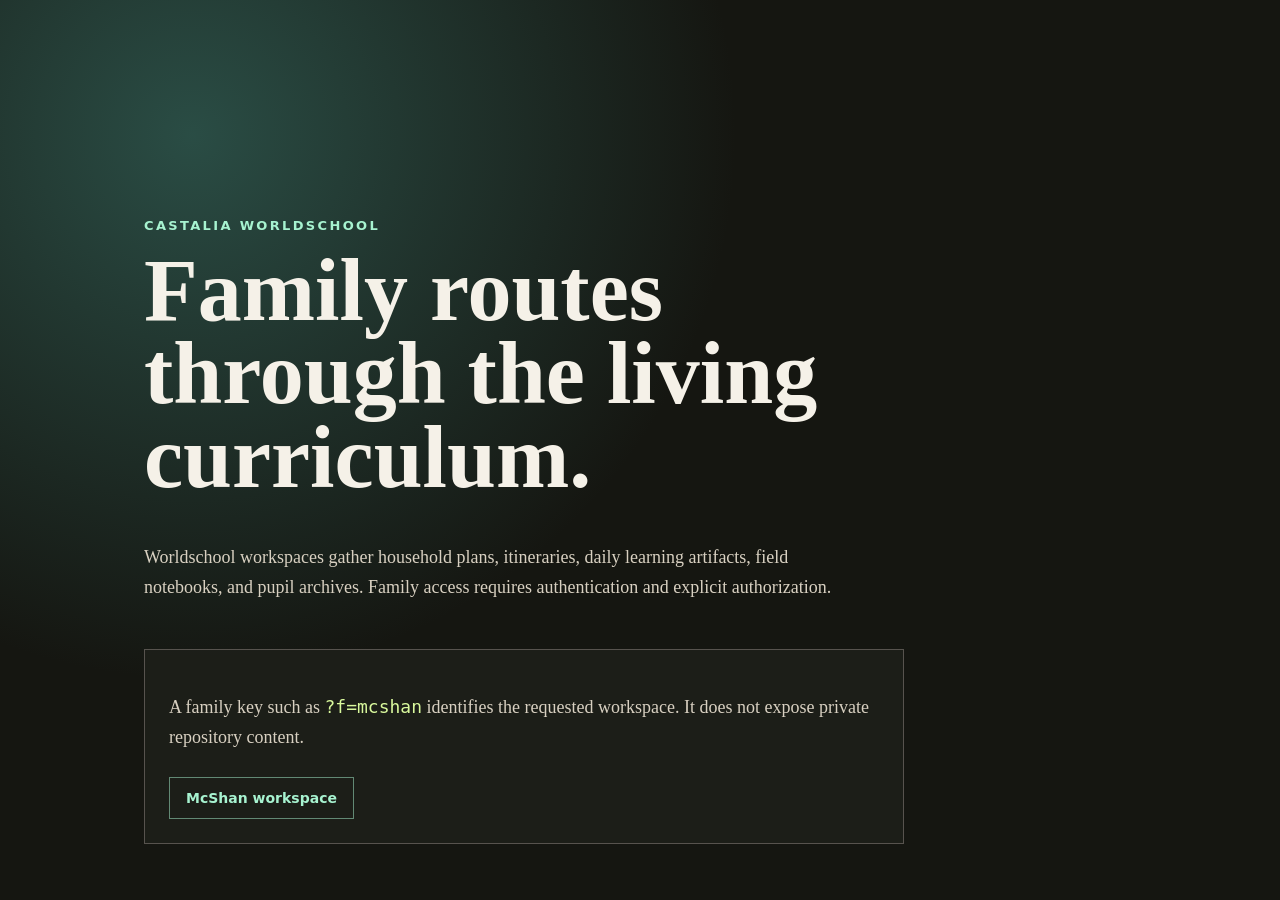
<file: index.html>
<!doctype html>
<html lang="en">
  <head>
    <meta charset="utf-8" />
    <meta name="viewport" content="width=device-width, initial-scale=1" />
    <title>Castalia Worldschool</title>
    <meta
      name="description"
      content="Authorized family worldschool planning and learning archives for Castalia families."
    />
    <style>
      :root {
        color-scheme: dark;
        --bg: #151611;
        --panel: #1d1f19;
        --ink: #f5f1e8;
        --muted: #d8d0c1;
        --line: #57534e;
        --accent: #a7f3d0;
      }

      * {
        box-sizing: border-box;
      }

      body {
        margin: 0;
        min-height: 100vh;
        font-family: Georgia, "Times New Roman", serif;
        background:
          radial-gradient(circle at 15% 15%, rgba(49, 95, 86, 0.75), transparent 34rem),
          var(--bg);
        color: var(--ink);
      }

      main {
        min-height: 100vh;
        display: grid;
        align-content: end;
        max-width: 1040px;
        margin: 0 auto;
        padding: 96px 24px 56px;
      }

      .eyebrow {
        color: var(--accent);
        font: 700 13px system-ui, sans-serif;
        letter-spacing: 0.18em;
        text-transform: uppercase;
      }

      h1 {
        max-width: 820px;
        margin: 16px 0 24px;
        font-size: clamp(44px, 8vw, 88px);
        line-height: 0.95;
      }

      p {
        max-width: 720px;
        color: var(--muted);
        font-size: 18px;
        line-height: 1.7;
      }

      .panel {
        max-width: 760px;
        margin-top: 28px;
        border: 1px solid var(--line);
        background: rgba(29, 31, 25, 0.92);
        padding: 24px;
      }

      .actions {
        display: flex;
        flex-wrap: wrap;
        gap: 12px;
        margin-top: 24px;
      }

      a {
        color: var(--accent);
      }

      .button {
        display: inline-block;
        border: 1px solid rgba(167, 243, 208, 0.5);
        padding: 12px 16px;
        color: var(--accent);
        font: 700 14px system-ui, sans-serif;
        text-decoration: none;
      }

      code {
        font-family: ui-monospace, SFMono-Regular, Menlo, monospace;
        color: #d9f99d;
      }
    </style>
  </head>
  <body>
    <main>
      <div class="eyebrow">Castalia Worldschool</div>
      <h1>Family routes through the living curriculum.</h1>
      <p>
        Worldschool workspaces gather household plans, itineraries, daily learning
        artifacts, field notebooks, and pupil archives. Family access requires
        authentication and explicit authorization.
      </p>

      <section class="panel" aria-label="Family access">
        <p>
          A family key such as <code>?f=mcshan</code> identifies the requested
          workspace. It does not expose private repository content.
        </p>
        <div class="actions">
          <a class="button" href="./families/mcshan/">McShan workspace</a>
        </div>
      </section>
    </main>
  </body>
</html>
</file>
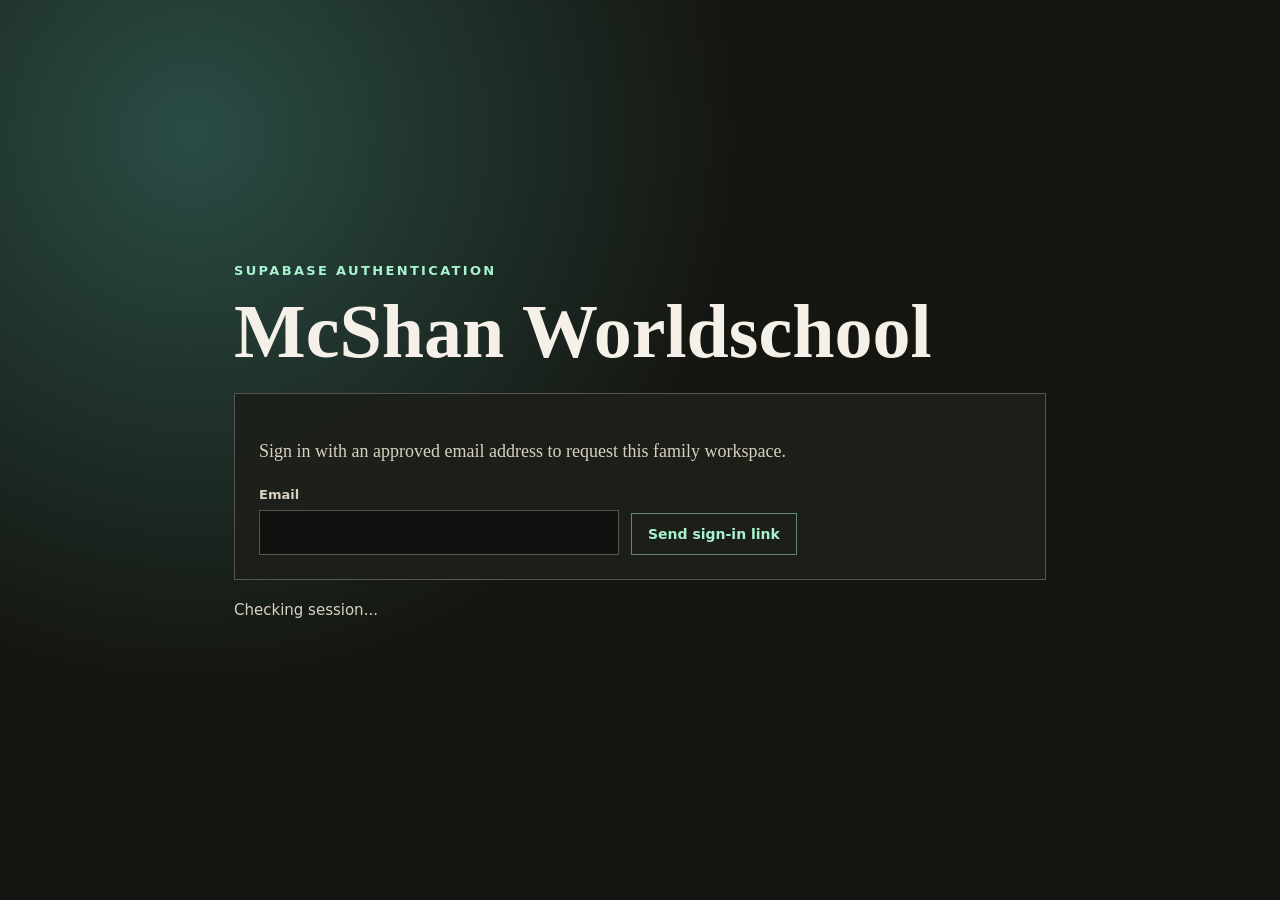
<file: families/mcshan/index.html>
<!doctype html>
<html lang="en">
  <head>
    <meta charset="utf-8" />
    <meta name="viewport" content="width=device-width, initial-scale=1" />
    <meta name="robots" content="noindex" />
    <title>McShan Worldschool Workspace</title>
    <link rel="stylesheet" href="../../assets/family-auth.css" />
    <script src="../../assets/supabase-config.js" defer></script>
    <script type="module" src="../../assets/family-auth.js"></script>
  </head>
  <body>
    <main>
      <div class="eyebrow">Supabase authentication</div>
      <h1>McShan Worldschool</h1>
      <section class="gate" data-sign-in>
        <p>
          Sign in with an approved email address to request this family workspace.
        </p>
        <form data-sign-in-form>
          <label>
            Email
            <input data-email type="email" autocomplete="email" required />
          </label>
          <button type="submit">Send sign-in link</button>
        </form>
      </section>

      <section class="gate" data-authorized hidden>
        <p>
          You are authorized for the McShan workspace.
        </p>
        <div class="timeline" data-itinerary hidden>
          <h2>Itinerary Curriculum</h2>
          <ol data-itinerary-list></ol>
        </div>
        <div class="documents" data-documents hidden>
          <h2>Documents</h2>
          <ul data-document-list></ul>
        </div>
        <div class="actions">
          <button type="button" data-sign-out>Sign out</button>
        </div>
      </section>

      <section class="gate" data-denied hidden>
        <p>
          This account is signed in but is not authorized for the McShan family
          workspace.
        </p>
        <div class="actions">
          <button type="button" data-sign-out>Sign out</button>
        </div>
      </section>

      <p class="status" data-auth-status>Checking session...</p>
    </main>
  </body>
</html>
</file>
<file: assets/family-auth.css>
:root {
  color-scheme: dark;
  --bg: #151611;
  --panel: #1d1f19;
  --ink: #f5f1e8;
  --muted: #d8d0c1;
  --line: #57534e;
  --accent: #a7f3d0;
  --danger: #fca5a5;
}

* {
  box-sizing: border-box;
}

body {
  margin: 0;
  min-height: 100vh;
  font-family: Georgia, "Times New Roman", serif;
  background:
    radial-gradient(circle at 15% 15%, rgba(49, 95, 86, 0.75), transparent 34rem),
    var(--bg);
  color: var(--ink);
}

main {
  min-height: 100vh;
  display: grid;
  align-content: center;
  max-width: 860px;
  margin: 0 auto;
  padding: 64px 24px;
}

.eyebrow {
  color: var(--accent);
  font: 700 13px system-ui, sans-serif;
  letter-spacing: 0.18em;
  text-transform: uppercase;
}

h1 {
  margin: 16px 0 24px;
  font-size: clamp(40px, 7vw, 76px);
  line-height: 0.98;
}

p {
  color: var(--muted);
  font-size: 18px;
  line-height: 1.7;
}

.gate {
  border: 1px solid var(--line);
  background: rgba(29, 31, 25, 0.92);
  padding: 24px;
}

.actions,
form {
  display: flex;
  flex-wrap: wrap;
  gap: 12px;
  margin-top: 20px;
}

label {
  display: block;
  width: min(100%, 360px);
  font: 700 13px system-ui, sans-serif;
  color: var(--muted);
}

input {
  width: 100%;
  margin-top: 8px;
  border: 1px solid var(--line);
  background: #10110e;
  color: var(--ink);
  padding: 12px 14px;
  font: 16px system-ui, sans-serif;
}

button,
.button {
  align-self: end;
  border: 1px solid rgba(167, 243, 208, 0.5);
  background: transparent;
  padding: 12px 16px;
  color: var(--accent);
  cursor: pointer;
  font: 700 14px system-ui, sans-serif;
  text-decoration: none;
}

button[disabled] {
  cursor: wait;
  opacity: 0.7;
}

code {
  font-family: ui-monospace, SFMono-Regular, Menlo, monospace;
  color: #d9f99d;
}

.status {
  margin-top: 18px;
  color: var(--muted);
  font: 15px/1.6 system-ui, sans-serif;
}

.status[data-tone="error"] {
  color: var(--danger);
}

.timeline,
.documents {
  margin-top: 22px;
  border-top: 1px solid var(--line);
  padding-top: 18px;
}

.timeline h2,
.documents h2 {
  margin: 0 0 12px;
  font: 700 18px system-ui, sans-serif;
}

.timeline ol,
.documents ul {
  display: grid;
  gap: 10px;
  margin: 0;
  padding: 0;
  list-style: none;
}

.timeline li {
  border-left: 2px solid rgba(167, 243, 208, 0.45);
  padding: 0 0 6px 14px;
}

.timeline strong {
  display: block;
  font: 700 16px system-ui, sans-serif;
}

.timeline span,
.documents a {
  color: var(--accent);
  font: 700 15px system-ui, sans-serif;
}

.timeline small,
.documents small {
  display: block;
  margin-top: 4px;
  color: var(--muted);
  font: 13px/1.4 system-ui, sans-serif;
}

[hidden] {
  display: none !important;
}
</file>
